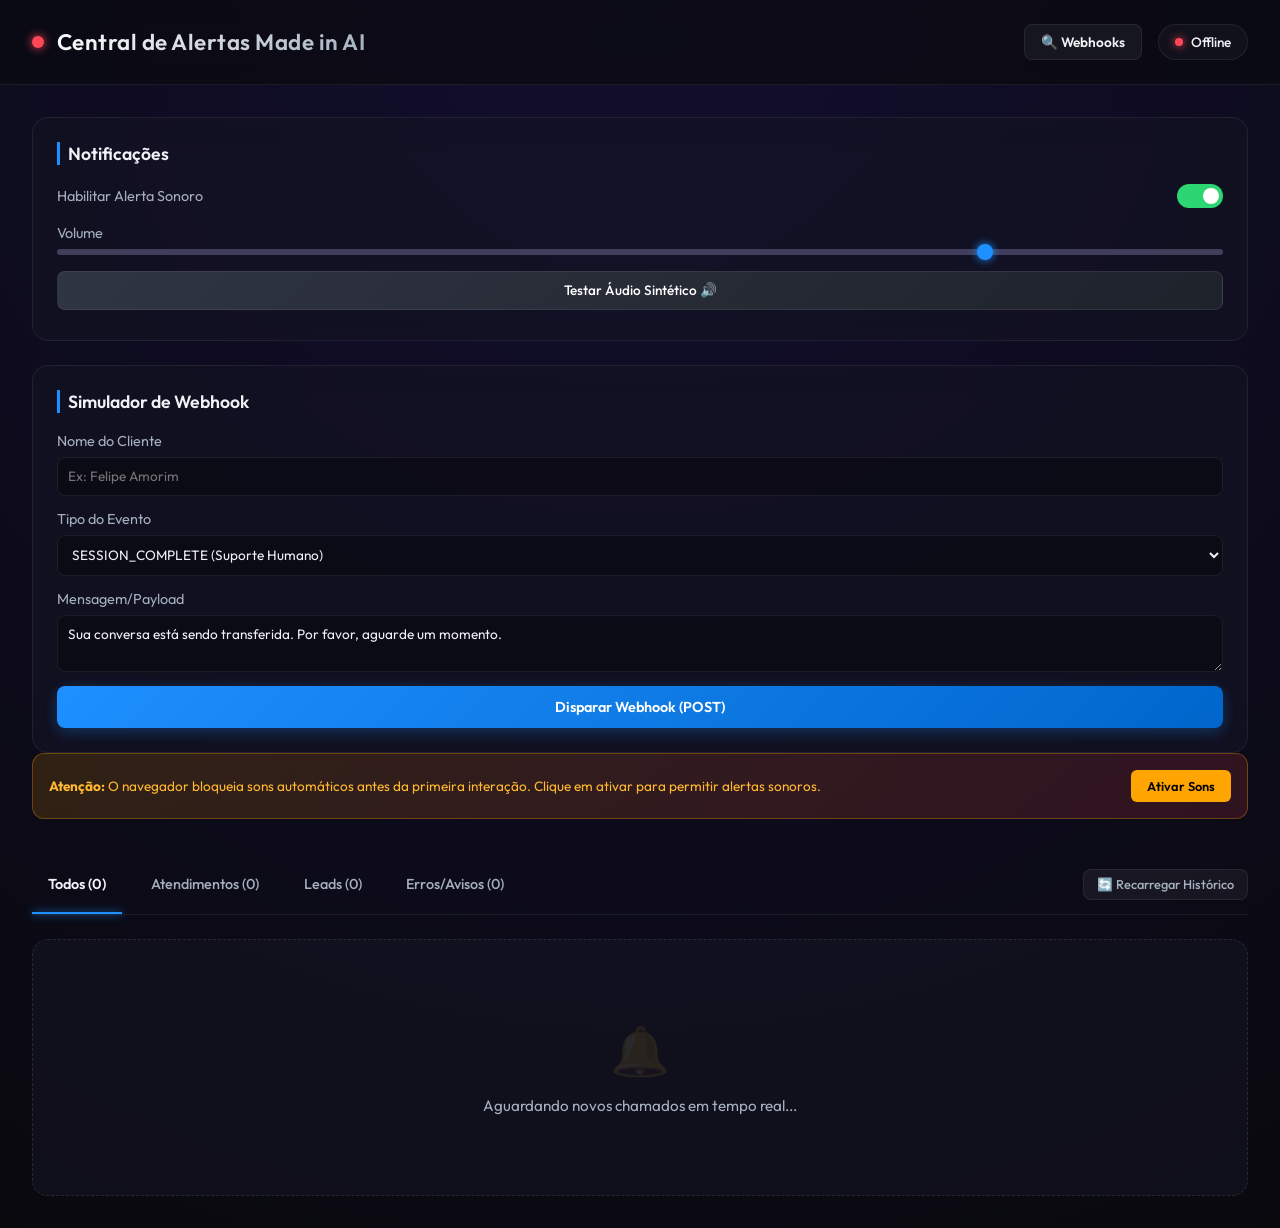
<file: index.html>
<!DOCTYPE html>
<html lang="pt-BR">
<head>
    <meta charset="UTF-8">
    <meta name="viewport" content="width=device-width, initial-scale=1.0, maximum-scale=1.0, user-scalable=no">
    <title>Made in AI - Central de Alertas em Tempo Real</title>
    
    <!-- PWA Manifest & Icons -->
    <link rel="manifest" href="manifest.json">
    <meta name="theme-color" content="#0c0a1f">
    <meta name="apple-mobile-web-app-capable" content="yes">
    <meta name="apple-mobile-web-app-status-bar-style" content="black-translucent">
    <meta name="apple-mobile-web-app-title" content="Alertas AI">
    <link rel="apple-touch-icon" href="assets/img/icon_192.png">
    
    <!-- Fonte Premium Outfit da Google Fonts -->
    <link rel="preconnect" href="https://fonts.googleapis.com">
    <link rel="preconnect" href="https://fonts.gstatic.com" crossorigin>
    <link href="https://fonts.googleapis.com/css2?family=Outfit:wght@300;400;500;600;700&display=swap" rel="stylesheet">
    
    <link rel="stylesheet" href="assets/css/index.css">
</head>
<body>

    <!-- Modal Urgente em Tela Cheia -->
    <div id="urgentAlertModal" class="urgent-modal">
        <button id="btnUrgentResolve" class="urgent-modal-close">Dispensar &times;</button>
        <div class="urgent-modal-content">
            <div class="urgent-modal-icon">🚨</div>
            <div class="urgent-modal-title">ATENDIMENTO HUMANO REQUERIDO</div>
            <div class="urgent-modal-client" id="urgentModalClient">-</div>
            <div class="urgent-modal-msg" id="urgentModalMsg">-</div>
            <a href="#" target="_blank" id="btnUrgentChat" class="urgent-modal-chat-btn">ATENDER CONVERSA 💬</a>
            <div class="urgent-modal-time" id="urgentModalTime">🕒 -</div>
        </div>
    </div>

    <!-- Header / Navbar -->
    <header>
        <div class="logo-area">
            <div class="logo-dot"></div>
            <h1>Central de Alertas Made in AI</h1>
        </div>
        
        <div class="header-actions">
            <!-- Link para ver o inspetor completo de webhooks -->
            <a href="logs/" class="btn-view-logs" onmouseover="this.style.borderColor='var(--color-default)'; this.style.background='rgba(30, 144, 255, 0.1)';" onmouseout="this.style.borderColor='var(--border-color)'; this.style.background='rgba(255, 255, 255, 0.05)';">
                🔍 Webhooks
            </a>
            
            <!-- Badge de Conexão SSE -->
            <div id="statusBadge" class="status-badge connecting">
                <span class="status-indicator"></span>
                <span id="statusText">Conectando...</span>
            </div>
        </div>
    </header>

    <!-- Conteúdo Principal -->
    <main>
        
        <!-- Sidebar: Configurações e Simulador Webhook -->
        <div class="sidebar">
            
            <!-- Painel para Instalar PWA (Exibido Dinamicamente se não estiver instalado) -->
            <div id="pwaInstallPanel" class="panel-box" style="display: none; background: linear-gradient(135deg, rgba(30, 144, 255, 0.12), rgba(12, 10, 31, 0.95)); border-color: rgba(30, 144, 255, 0.35);">
                <h2 class="panel-title" style="color: #1e90ff; display: flex; align-items: center; gap: 8px; margin-top: 0;">📲 Instalar Aplicativo</h2>
                <p class="label-text" style="font-size: 0.82rem; margin-bottom: 0.8rem; line-height: 1.4; color: var(--text-secondary);">Adicione a central de alertas à tela inicial do seu dispositivo para ter uma experiência nativa de aplicativo.</p>
                
                <!-- Botão para Chrome / Android / Desktop -->
                <button id="btnInstallPWA" class="btn-premium" style="width: 100%; margin: 0; background: linear-gradient(135deg, #1e90ff, #00bfff);">Instalar Aplicativo 📥</button>
                
                <!-- Instruções Personalizadas para iOS/Safari -->
                <div id="iosInstallInstructions" style="display: none; border-top: 1px solid rgba(255,255,255,0.08); padding-top: 0.8rem; margin-top: 0.6rem;">
                    <span class="label-text" style="font-size: 0.8rem; display: block; margin-bottom: 0.4rem; color: #ffa502; font-weight: 500;">Como instalar no iPhone:</span>
                    <ol style="margin: 0; padding-left: 1.1rem; font-size: 0.76rem; color: var(--text-secondary); line-height: 1.4;">
                        <li style="margin-bottom: 3px;">Toque no botão <strong>Compartilhar</strong> (ícone <span style="font-size: 1rem; line-height: 0;">⎋</span> ou 📥 na barra inferior).</li>
                        <li style="margin-bottom: 3px;">Role a lista e toque em <strong>Adicionar à Tela de Início</strong> ➕.</li>
                        <li>Confirme no canto superior direito para instalar.</li>
                    </ol>
                </div>
            </div>
            
            <!-- Painel de Controles de Áudio -->
            <div class="panel-box">
                <h2 class="panel-title">Notificações</h2>
                <div class="audio-controls">
                    <div class="control-row">
                        <span class="label-text">Habilitar Alerta Sonoro</span>
                        <label class="switch">
                            <input type="checkbox" id="audioToggle" checked>
                            <span class="slider"></span>
                        </label>
                    </div>
                    <div class="control-row" style="flex-direction: column; align-items: flex-start; gap: 0.4rem;">
                        <span class="label-text">Volume</span>
                        <input type="range" id="volumeControl" class="range-slider" min="0" max="100" value="80">
                    </div>
                    <button id="btnTestSound" class="btn-premium" style="margin-bottom: 0.4rem;">Testar Áudio Sintético 🔊</button>
                    
                    <!-- Controles de Web Push (Ocultos por padrão, exibidos se suportados) -->
                    <div id="pushControlRow" style="display: none; border-top: 1px solid var(--border-color); padding-top: 0.8rem; margin-top: 0.8rem; flex-direction: column; gap: 0.5rem; width: 100%;">
                        <span class="label-text" style="font-weight: 500;">Notificações Push (Celular)</span>
                        <button id="btnSubscribePush" class="btn-premium" style="width: 100%; margin: 0; background: linear-gradient(135deg, #ff4500, #ff8c00);">Ativar Notificações 🔔</button>
                        <span id="pushStatusMsg" class="label-text" style="font-size: 0.7rem; color: var(--text-secondary); text-align: center; width: 100%;">Verificando suporte a push...</span>
                    </div>
                </div>
            </div>

            <!-- Webhook Simulator (Superútil para testes rápidos e demonstração) -->
            <div class="panel-box">
                <h2 class="panel-title">Simulador de Webhook</h2>
                <form id="simulatorForm" class="sim-form" onsubmit="enviarSimulacao(event)">
                    <div class="form-group">
                        <label class="label-text" for="sim_nome">Nome do Cliente</label>
                        <input type="text" id="sim_nome" class="form-control" placeholder="Ex: Felipe Amorim" required>
                    </div>
                    <div class="form-group">
                        <label class="label-text" for="sim_tipo">Tipo do Evento</label>
                        <select id="sim_tipo" class="form-control" onchange="atualizarMensagemPadrao()">
                            <option value="SESSION_COMPLETE">SESSION_COMPLETE (Suporte Humano)</option>
                            <option value="SESSION_NEW">SESSION_NEW (Novo Atendimento)</option>
                            <option value="PANEL_CARD_STEP_CHANGE">PANEL_CARD_STEP_CHANGE (Novo Lead)</option>
                            <option value="MESSAGE_RECEIVED">MESSAGE_RECEIVED (Mensagem Cliente)</option>
                            <option value="MESSAGE_SENT">MESSAGE_SENT (Mensagem IA)</option>
                        </select>
                    </div>
                    <div class="form-group">
                        <label class="label-text" for="sim_msg">Mensagem/Payload</label>
                        <textarea id="sim_msg" class="form-control" rows="2" placeholder="Descreva os detalhes..."></textarea>
                    </div>
                    <button type="submit" class="btn-send">Disparar Webhook (POST)</button>
                </form>
            </div>
            
        </div>

        <!-- Painel Central de Alertas -->
        <div class="dashboard-content">
            
            <!-- Banner de Permissão de Áudio do Navegador -->
            <div id="audioBanner" class="audio-banner" style="display: none;">
                <div class="audio-banner-text">
                    <strong>Atenção:</strong> O navegador bloqueia sons automáticos antes da primeira interação. Clique em ativar para permitir alertas sonoros.
                </div>
                <button onclick="ativarContextoAudio()" class="audio-banner-btn">Ativar Sons</button>
            </div>

            <!-- Filtros de Visualização -->
            <div class="filter-tabs" style="display: flex; align-items: center; width: 100%;">
                <button class="tab active" data-filter="todos">Todos (<span id="count-todos">0</span>)</button>
                <button class="tab" data-filter="atendimento_humano">Atendimentos (<span id="count-atendimento">0</span>)</button>
                <button class="tab" data-filter="novo_lead">Leads (<span id="count-lead">0</span>)</button>
                <button class="tab" data-filter="alerta_sistema">Erros/Avisos (<span id="count-sistema">0</span>)</button>
                
                <!-- Botão para Recarregar Histórico Manualmente -->
                <button id="btnRefreshHistory" style="margin-left: auto; background: rgba(255, 255, 255, 0.05); border: 1px solid var(--border-color); color: var(--text-secondary); padding: 0.4rem 0.8rem; border-radius: 8px; cursor: pointer; font-size: 0.8rem; font-weight: 500; transition: all 0.3s; display: flex; align-items: center; gap: 6px;" onmouseover="this.style.borderColor='var(--color-default)'; this.style.color='var(--text-primary)';" onmouseout="this.style.borderColor='var(--border-color)'; this.style.color='var(--text-secondary)';">
                    🔄 Recarregar Histórico
                </button>
            </div>

            <!-- Grid de Alertas em Tempo Real -->
            <div id="alertsGrid" class="alerts-grid">
                
                <!-- Estado Inicial Vazio -->
                <div id="emptyState" class="empty-state">
                    <div class="empty-icon">🔔</div>
                    <p class="empty-text">Aguardando novos chamados em tempo real...</p>
                </div>

            </div>

        </div>

    </main>

    <script src="assets/js/index.js"></script>
</body>
</html>
</file>
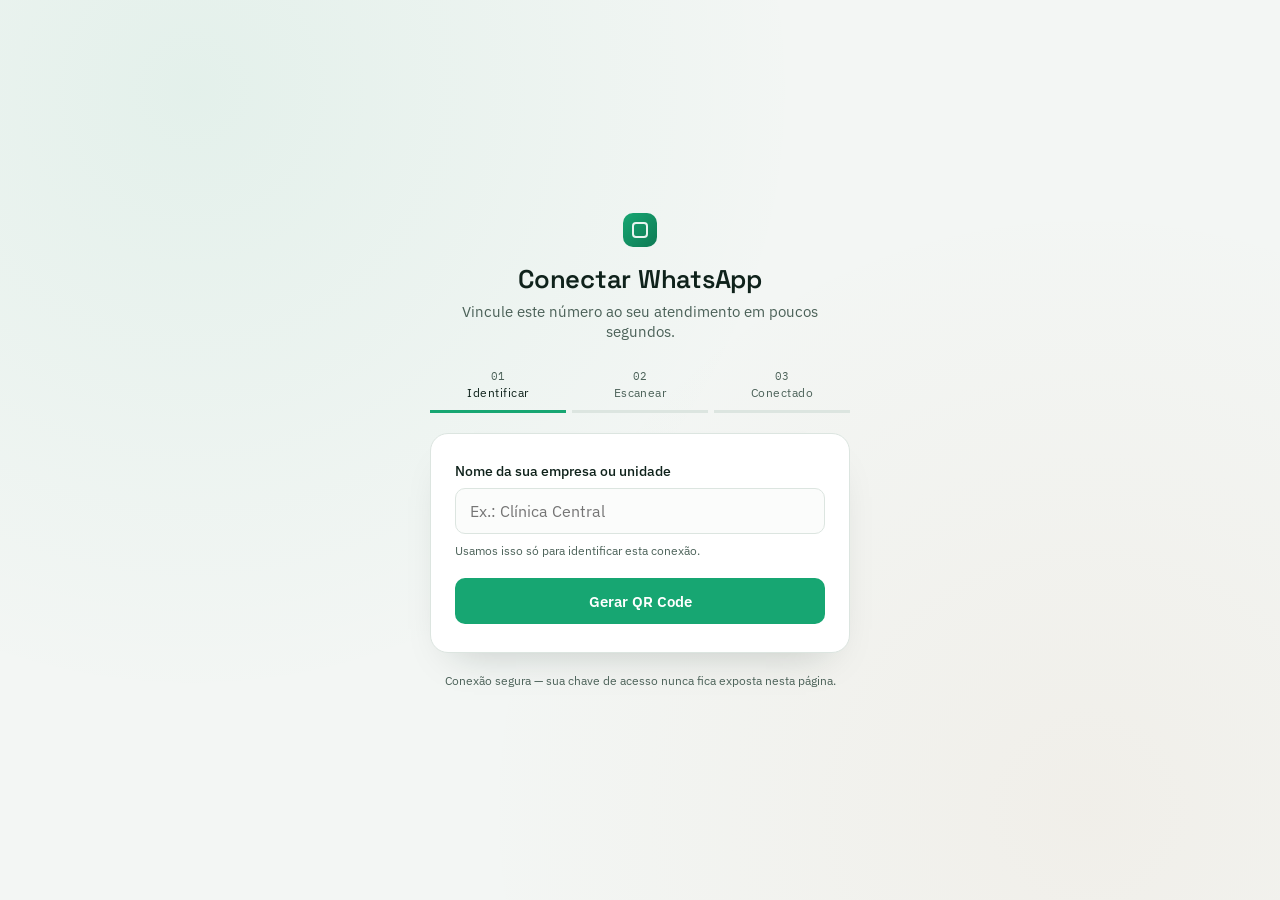
<file: connect/index.html>
<!DOCTYPE html>
<html lang="pt-BR">
<head>
<meta charset="UTF-8">
<meta name="viewport" content="width=device-width, initial-scale=1.0">
<title>Conectar WhatsApp</title>
<link rel="preconnect" href="https://fonts.googleapis.com">
<link href="https://fonts.googleapis.com/css2?family=Space+Grotesk:wght@500;600;700&family=IBM+Plex+Sans:wght@400;500;600&family=IBM+Plex+Mono:wght@500&display=swap" rel="stylesheet">
<link rel="stylesheet" href="style.css">
</head>
<body>

<div class="wrap">

  <header class="head">
    <div class="mark" aria-hidden="true"></div>
    <h1>Conectar WhatsApp</h1>
    <p class="sub">Vincule este número ao seu atendimento em poucos segundos.</p>
  </header>

  <ol class="steps" id="steps">
    <li class="step is-active" data-step="1"><span>01</span>Identificar</li>
    <li class="step" data-step="2"><span>02</span>Escanear</li>
    <li class="step" data-step="3"><span>03</span>Conectado</li>
  </ol>

  <main class="card">

    <!-- Etapa 1: identificação -->
    <section class="pane is-active" id="pane-id">
      <label for="instance-name">Nome da sua empresa ou unidade</label>
      <input type="text" id="instance-name" placeholder="Ex.: Clínica Central" autocomplete="off">
      <p class="hint">Usamos isso só para identificar esta conexão.</p>
      <button class="btn" id="btn-generate">Gerar QR Code</button>
      <p class="error" id="error-id" hidden></p>
    </section>

    <!-- Etapa 2: escanear -->
    <section class="pane" id="pane-scan">
      <div class="qr-frame">
        <div class="ring r1"></div>
        <div class="ring r2"></div>
        <div class="ring r3"></div>
        <img id="qr-image" alt="QR Code para conectar o WhatsApp">
        <div class="qr-loading" id="qr-loading">
          <span></span><span></span><span></span>
        </div>
      </div>
      <ol class="instructions">
        <li>Abra o WhatsApp no celular</li>
        <li>Toque em <strong>Configurações → Aparelhos conectados</strong></li>
        <li>Toque em <strong>Conectar um aparelho</strong> e aponte para o código</li>
      </ol>
      <p class="status-line"><span class="dot" id="status-dot"></span><span id="status-text">Aguardando leitura…</span></p>
      <button class="btn btn-ghost" id="btn-refresh">Gerar novo código</button>
    </section>

    <!-- Etapa 3: conectado -->
    <section class="pane" id="pane-done">
      <div class="check">
        <svg viewBox="0 0 52 52"><circle cx="26" cy="26" r="24"/><path d="M15 27 L23 35 L38 18"/></svg>
      </div>
      <h2>WhatsApp conectado</h2>
      <p class="sub">O número já está pronto para uso.</p>
      <button class="btn btn-ghost" id="btn-disconnect">Desconectar</button>
    </section>

  </main>

  <footer class="foot">Conexão segura — sua chave de acesso nunca fica exposta nesta página.</footer>

</div>

<script src="app.js"></script>
</body>
</html>
</file>
<file: assets/css/index.css>
:root {
            --bg-gradient: radial-gradient(circle at top, #120e2e 0%, #09090e 100%);
            --panel-bg: rgba(20, 20, 35, 0.6);
            --card-bg: rgba(30, 30, 48, 0.45);
            --border-color: rgba(255, 255, 255, 0.07);
            
            /* Paleta de Cores de Eventos */
            --color-atendimento: #ff4757;
            --color-atendimento-glow: rgba(255, 71, 87, 0.4);
            
            --color-lead: #2ed573;
            --color-lead-glow: rgba(46, 213, 115, 0.4);
            
            --color-sistema: #ffa502;
            --color-sistema-glow: rgba(255, 165, 2, 0.4);
            
            --color-default: #1e90ff;
            --color-default-glow: rgba(30, 144, 255, 0.4);
            
            --text-primary: #f1f2f6;
            --text-secondary: #a4b0be;
        }

        * {
            margin: 0;
            padding: 0;
            box-sizing: border-box;
            font-family: 'Outfit', sans-serif;
        }

        body {
            background: var(--bg-gradient);
            color: var(--text-primary);
            min-height: 100vh;
            display: flex;
            flex-direction: column;
            overflow-x: hidden;
            touch-action: pan-x pan-y; /* Impede gestos de zoom (pinch-to-zoom) e double-tap zoom */
        }

        /* Barra de Navegação Superior */
        header {
            display: flex;
            justify-content: space-between;
            align-items: center;
            padding: 1.5rem 2rem;
            background: rgba(10, 10, 18, 0.8);
            backdrop-filter: blur(12px);
            border-bottom: 1px solid var(--border-color);
            position: sticky;
            top: 0;
            z-index: 100;
        }

        .header-actions {
            display: flex;
            align-items: center;
            gap: 1rem;
        }

        .btn-view-logs {
            background: rgba(255, 255, 255, 0.05);
            border: 1px solid var(--border-color);
            color: var(--text-primary);
            text-decoration: none;
            padding: 0.5rem 1rem;
            border-radius: 8px;
            font-size: 0.85rem;
            font-weight: 600;
            display: flex;
            align-items: center;
            gap: 6px;
            transition: all 0.3s;
        }

        .logo-area {
            display: flex;
            align-items: center;
            gap: 0.8rem;
        }

        .logo-dot {
            width: 12px;
            height: 12px;
            background-color: var(--color-atendimento);
            border-radius: 50%;
            box-shadow: 0 0 10px var(--color-atendimento);
            animation: pulse-logo 2s infinite;
        }

        h1 {
            font-size: 1.4rem;
            font-weight: 600;
            letter-spacing: 0.5px;
            background: linear-gradient(135deg, #fff 0%, #a4b0be 100%);
            -webkit-background-clip: text;
            -webkit-text-fill-color: transparent;
        }

        /* Indicador de Status SSE */
        .status-badge {
            display: flex;
            align-items: center;
            gap: 0.5rem;
            padding: 0.5rem 1rem;
            border-radius: 50px;
            background: rgba(255, 255, 255, 0.03);
            border: 1px solid var(--border-color);
            font-size: 0.85rem;
            font-weight: 500;
        }

        .status-indicator {
            width: 8px;
            height: 8px;
            border-radius: 50%;
            background-color: #ffa502;
        }

        .status-badge.connected .status-indicator {
            background-color: var(--color-lead);
            box-shadow: 0 0 8px var(--color-lead);
            animation: pulse-green 1.5s infinite;
        }

        .status-badge.connecting .status-indicator {
            background-color: #ffa502;
            box-shadow: 0 0 8px #ffa502;
            animation: pulse-yellow 1.5s infinite;
        }

        .status-badge.disconnected .status-indicator {
            background-color: var(--color-atendimento);
            box-shadow: 0 0 8px var(--color-atendimento);
            animation: pulse-red 1.5s infinite;
        }

        /* Container Principal */
        main {
            flex: 1;
            padding: 2rem;
            max-width: 1440px;
            width: 100%;
            margin: 0 auto;
        }

        .main-grid {
            display: grid;
            grid-template-columns: 320px 1fr;
            gap: 2rem;
        }

        /* Painel Lateral de Controle e Simulador */
        .sidebar {
            display: flex;
            flex-direction: column;
            gap: 1.5rem;
            min-width: 0; /* Evita estouro de layout nos painéis laterais */
        }

        .panel-box {
            background: var(--panel-bg);
            border: 1px solid var(--border-color);
            border-radius: 16px;
            padding: 1.5rem;
            backdrop-filter: blur(16px);
        }

        .panel-title {
            font-size: 1.1rem;
            font-weight: 600;
            margin-bottom: 1.2rem;
            color: var(--text-primary);
            border-left: 3px solid var(--color-default);
            padding-left: 8px;
        }

        /* Configurações de Áudio */
        .audio-controls {
            display: flex;
            flex-direction: column;
            gap: 1rem;
        }

        .control-row {
            display: flex;
            justify-content: space-between;
            align-items: center;
        }

        .label-text {
            font-size: 0.9rem;
            color: var(--text-secondary);
        }

        /* Toggle Button Customizado */
        .switch {
            position: relative;
            display: inline-block;
            width: 46px;
            height: 24px;
        }

        .switch input {
            opacity: 0;
            width: 0;
            height: 0;
        }

        .slider {
            position: absolute;
            cursor: pointer;
            top: 0;
            left: 0;
            right: 0;
            bottom: 0;
            background-color: #3f3f5c;
            transition: .4s;
            border-radius: 24px;
        }

        .slider:before {
            position: absolute;
            content: "";
            height: 16px;
            width: 16px;
            left: 4px;
            bottom: 4px;
            background-color: white;
            transition: .4s;
            border-radius: 50%;
        }

        input:checked + .slider {
            background-color: var(--color-lead);
        }

        input:checked + .slider:before {
            transform: translateX(22px);
        }

        /* Range Slider Customizado */
        .range-slider {
            width: 100%;
            height: 6px;
            background: #3f3f5c;
            border-radius: 3px;
            outline: none;
            -webkit-appearance: none;
        }

        .range-slider::-webkit-slider-thumb {
            -webkit-appearance: none;
            width: 16px;
            height: 16px;
            border-radius: 50%;
            background: var(--color-default);
            cursor: pointer;
            box-shadow: 0 0 8px var(--color-default);
        }

        /* Botão Premium */
        .btn-premium {
            background: linear-gradient(135deg, #2f3542 0%, #1e222b 100%);
            border: 1px solid var(--border-color);
            color: white;
            padding: 0.6rem 1rem;
            border-radius: 8px;
            cursor: pointer;
            font-weight: 500;
            font-size: 0.85rem;
            transition: all 0.3s ease;
            width: 100%;
            text-align: center;
        }

        .btn-premium:hover {
            border-color: var(--color-default);
            box-shadow: 0 0 10px rgba(30, 144, 255, 0.2);
            transform: translateY(-1px);
        }

        /* Formulário do Simulador */
        .sim-form {
            display: flex;
            flex-direction: column;
            gap: 0.9rem;
        }

        .form-group {
            display: flex;
            flex-direction: column;
            gap: 0.4rem;
        }

        .form-control {
            background: rgba(0, 0, 0, 0.3);
            border: 1px solid var(--border-color);
            border-radius: 8px;
            padding: 0.6rem;
            color: var(--text-primary);
            font-size: 0.85rem;
            outline: none;
            transition: border 0.3s;
        }

        .form-control:focus {
            border-color: var(--color-default);
        }

        select.form-control {
            cursor: pointer;
        }

        .btn-send {
            background: linear-gradient(135deg, #1e90ff 0%, #0066cc 100%);
            border: none;
            color: white;
            padding: 0.75rem;
            border-radius: 8px;
            cursor: pointer;
            font-weight: 600;
            font-size: 0.9rem;
            box-shadow: 0 4px 15px rgba(30, 144, 255, 0.3);
            transition: all 0.3s;
        }

        .btn-send:hover {
            box-shadow: 0 4px 20px rgba(30, 144, 255, 0.5);
            transform: translateY(-1px);
        }

        /* Banner de permissão de áudio */
        .audio-banner {
            background: linear-gradient(135deg, rgba(255, 165, 2, 0.15) 0%, rgba(255, 71, 87, 0.15) 100%);
            border: 1px solid rgba(255, 165, 2, 0.3);
            border-radius: 12px;
            padding: 1rem;
            margin-bottom: 1.5rem;
            display: flex;
            justify-content: space-between;
            align-items: center;
            gap: 1rem;
            animation: pulse-border 2s infinite;
        }

        .audio-banner-text {
            font-size: 0.85rem;
            color: #ffb830;
            line-height: 1.4;
        }

        .audio-banner-btn {
            background: #ffa502;
            color: #000;
            border: none;
            padding: 0.5rem 1rem;
            border-radius: 6px;
            font-weight: 600;
            font-size: 0.8rem;
            cursor: pointer;
            white-space: nowrap;
        }

        .audio-banner-btn:hover {
            background: #ffb830;
        }

        /* Painel Central de Alertas */
        .dashboard-content {
            display: flex;
            flex-direction: column;
            gap: 1.5rem;
            min-width: 0; /* Impede que elementos filhos com white-space: nowrap estoure a largura do grid */
        }

        /* Abas de Filtros */
        .filter-tabs {
            display: flex;
            gap: 0.8rem;
            border-bottom: 1px solid var(--border-color);
            padding-bottom: 0.8rem;
        }

        .tab {
            background: none;
            border: none;
            color: var(--text-secondary);
            padding: 0.5rem 1rem;
            cursor: pointer;
            font-size: 0.9rem;
            font-weight: 500;
            position: relative;
            transition: color 0.3s;
        }

        .tab:hover {
            color: var(--text-primary);
        }

        .tab.active {
            color: var(--text-primary);
            font-weight: 600;
        }

        .tab.active::after {
            content: "";
            position: absolute;
            bottom: -0.8rem;
            left: 0;
            right: 0;
            height: 2px;
            background-color: var(--color-default);
            box-shadow: 0 0 8px var(--color-default);
        }

        /* Grid de Cards de Alertas */
        .alerts-grid {
            display: grid;
            grid-template-columns: 1fr;
            gap: 1rem;
        }

        /* Card de Notificação Individual */
        .alert-card {
            background: var(--card-bg);
            border: 1px solid var(--border-color);
            border-radius: 12px;
            padding: 1.25rem;
            display: flex;
            justify-content: space-between;
            align-items: center;
            gap: 1.5rem;
            transition: all 0.3s cubic-bezier(0.175, 0.885, 0.32, 1.275);
            animation: slide-in 0.4s cubic-bezier(0.175, 0.885, 0.32, 1.275) forwards;
            position: relative;
            overflow: hidden;
        }

        .alert-card:hover {
            transform: scale(1.01) translateY(-2px);
            background: rgba(35, 35, 58, 0.6);
            border-color: rgba(255, 255, 255, 0.15);
        }

        /* Efeitos e Bordas Glow baseados no tipo */
        .alert-card.type-atendimento_humano {
            border-left: 4px solid var(--color-atendimento);
            box-shadow: 0 0 15px rgba(255, 71, 87, 0.08);
        }
        .alert-card.type-atendimento_humano::before {
            content: "";
            position: absolute;
            top: 0;
            left: 0;
            width: 4px;
            height: 100%;
            background: var(--color-atendimento);
            box-shadow: 0 0 15px var(--color-atendimento);
            animation: card-glow-pulse 1.5s infinite;
        }

        .alert-card.type-novo_lead {
            border-left: 4px solid var(--color-lead);
            box-shadow: 0 0 15px rgba(46, 213, 115, 0.08);
        }

        .alert-card.type-alerta_sistema {
            border-left: 4px solid var(--color-sistema);
            box-shadow: 0 0 15px rgba(255, 165, 2, 0.08);
        }

        .alert-card.type-default {
            border-left: 4px solid var(--color-default);
            box-shadow: 0 0 15px rgba(30, 144, 255, 0.08);
        }

        /* Informações do Card */
        .card-details {
            display: flex;
            align-items: center;
            gap: 1rem;
            flex: 1;
        }

        .card-icon {
            display: flex;
            align-items: center;
            justify-content: center;
            width: 45px;
            height: 45px;
            border-radius: 10px;
            font-size: 1.3rem;
            background: rgba(255, 255, 255, 0.03);
            border: 1px solid rgba(255, 255, 255, 0.05);
        }

        .type-atendimento_humano .card-icon {
            color: var(--color-atendimento);
            background: rgba(255, 71, 87, 0.1);
            animation: shake 0.5s infinite alternate;
        }

        .type-novo_lead .card-icon {
            color: var(--color-lead);
            background: rgba(46, 213, 115, 0.1);
        }

        .type-alerta_sistema .card-icon {
            color: var(--color-sistema);
            background: rgba(255, 165, 2, 0.1);
        }

        .type-default .card-icon {
            color: var(--color-default);
            background: rgba(30, 144, 255, 0.1);
        }

        .card-info {
            display: flex;
            flex-direction: column;
            gap: 0.25rem;
        }

        .card-header-row {
            display: flex;
            align-items: center;
            gap: 0.8rem;
            flex-wrap: wrap;
        }

        .client-name {
            font-size: 1.05rem;
            font-weight: 600;
        }

        .badge-type {
            font-size: 0.7rem;
            text-transform: uppercase;
            font-weight: 700;
            padding: 0.15rem 0.5rem;
            border-radius: 4px;
            letter-spacing: 0.5px;
        }

        .type-atendimento_humano .badge-type {
            background: rgba(255, 71, 87, 0.15);
            color: var(--color-atendimento);
            border: 1px solid rgba(255, 71, 87, 0.3);
        }

        .type-novo_lead .badge-type {
            background: rgba(46, 213, 115, 0.15);
            color: var(--color-lead);
            border: 1px solid rgba(46, 213, 115, 0.3);
        }

        .type-alerta_sistema .badge-type {
            background: rgba(255, 165, 2, 0.15);
            color: var(--color-sistema);
            border: 1px solid rgba(255, 165, 2, 0.3);
        }

        .type-default .badge-type {
            background: rgba(30, 144, 255, 0.15);
            color: var(--color-default);
            border: 1px solid rgba(30, 144, 255, 0.3);
        }

        .card-msg {
            font-size: 0.9rem;
            color: var(--text-secondary);
        }

        .card-time {
            font-size: 0.75rem;
            color: var(--text-secondary);
            display: flex;
            align-items: center;
            gap: 4px;
        }

        /* Botões do Card */
        .card-actions {
            display: flex;
            gap: 0.5rem;
        }

        .btn-action {
            background: rgba(255, 255, 255, 0.05);
            border: 1px solid var(--border-color);
            color: var(--text-primary);
            padding: 0.5rem 0.9rem;
            border-radius: 6px;
            font-size: 0.8rem;
            font-weight: 500;
            cursor: pointer;
            transition: all 0.2s;
        }

        .btn-action:hover {
            background: rgba(255, 255, 255, 0.12);
        }

        .btn-action.btn-resolve:hover {
            background: var(--color-lead);
            color: #000;
            border-color: var(--color-lead);
            box-shadow: 0 0 10px rgba(46, 213, 115, 0.3);
        }

        .btn-open-chat {
            background: linear-gradient(135deg, #2ecc71 0%, #27ae60 100%) !important;
            color: #fff !important;
            border: none !important;
            text-decoration: none;
            display: inline-flex;
            align-items: center;
            justify-content: center;
            font-weight: 700 !important;
            box-shadow: 0 4px 10px rgba(46, 204, 113, 0.25);
        }

        .btn-open-chat:hover {
            background: #2ecc71 !important;
            transform: translateY(-1px);
            box-shadow: 0 6px 15px rgba(46, 204, 113, 0.4);
        }

        /* Estado Vazio */
        .empty-state {
            display: flex;
            flex-direction: column;
            align-items: center;
            justify-content: center;
            padding: 5rem 2rem;
            background: var(--panel-bg);
            border: 1px dashed rgba(255, 255, 255, 0.1);
            border-radius: 16px;
            text-align: center;
            gap: 1rem;
        }

        .empty-icon {
            font-size: 3rem;
            color: rgba(255, 255, 255, 0.1);
            position: relative;
            animation: float 4s ease-in-out infinite;
        }

        .empty-text {
            color: var(--text-secondary);
            font-size: 0.95rem;
        }

        /* Estatísticas */
        .stats-grid {
            display: grid;
            grid-template-columns: repeat(3, 1fr);
            gap: 1.5rem;
        }

        .stat-card {
            background: var(--panel-bg);
            border: 1px solid var(--border-color);
            border-radius: 12px;
            padding: 1.25rem;
            backdrop-filter: blur(16px);
            display: flex;
            flex-direction: column;
            gap: 0.25rem;
        }

        .stat-val {
            font-size: 1.8rem;
            font-weight: 700;
        }

        .stat-label {
            font-size: 0.85rem;
            color: var(--text-secondary);
            text-transform: uppercase;
            letter-spacing: 0.5px;
        }

        /* Animações e Keyframes */
        @keyframes pulse-logo {
            0% { box-shadow: 0 0 5px var(--color-atendimento); }
            50% { box-shadow: 0 0 20px var(--color-atendimento); }
            100% { box-shadow: 0 0 5px var(--color-atendimento); }
        }

        @keyframes pulse-green {
            0% { transform: scale(0.9); box-shadow: 0 0 0 0 rgba(46, 213, 115, 0.7); }
            70% { transform: scale(1); box-shadow: 0 0 0 8px rgba(46, 213, 115, 0); }
            100% { transform: scale(0.9); box-shadow: 0 0 0 0 rgba(46, 213, 115, 0); }
        }

        @keyframes pulse-yellow {
            0% { transform: scale(0.9); box-shadow: 0 0 0 0 rgba(255, 165, 2, 0.7); }
            70% { transform: scale(1); box-shadow: 0 0 0 8px rgba(255, 165, 2, 0); }
            100% { transform: scale(0.9); box-shadow: 0 0 0 0 rgba(255, 165, 2, 0); }
        }

        @keyframes pulse-red {
            0% { transform: scale(0.9); box-shadow: 0 0 0 0 rgba(255, 71, 87, 0.7); }
            70% { transform: scale(1); box-shadow: 0 0 0 8px rgba(255, 71, 87, 0); }
            100% { transform: scale(0.9); box-shadow: 0 0 0 0 rgba(255, 71, 87, 0); }
        }

        @keyframes pulse-border {
            0% { border-color: rgba(255, 165, 2, 0.3); }
            50% { border-color: rgba(255, 165, 2, 0.7); }
            100% { border-color: rgba(255, 165, 2, 0.3); }
        }

        @keyframes card-glow-pulse {
            0% { opacity: 0.6; }
            50% { opacity: 1; }
            100% { opacity: 0.6; }
        }

        @keyframes float {
            0% { transform: translateY(0px); }
            50% { transform: translateY(-10px); }
            100% { transform: translateY(0px); }
        }

        @keyframes slide-in {
            from {
                opacity: 0;
                transform: translateY(20px) scale(0.95);
            }
            to {
                opacity: 1;
                transform: translateY(0) scale(1);
            }
        }

        @keyframes shake {
            0% { transform: rotate(0deg); }
            20% { transform: rotate(-8deg); }
            40% { transform: rotate(8deg); }
            60% { transform: rotate(-5deg); }
            80% { transform: rotate(5deg); }
            100% { transform: rotate(0deg); }
        }

        @keyframes fade-out {
            to {
                opacity: 0;
                transform: scale(0.9) translateY(-15px);
            }
        }

        /* Modal Urgente em Tela Cheia */
        .urgent-modal {
            display: none; /* Escondido por padrão */
            position: fixed;
            top: 0;
            left: 0;
            width: 100vw;
            height: 100vh;
            background: rgba(8, 5, 20, 0.96);
            backdrop-filter: blur(20px);
            z-index: 9999;
            flex-direction: column;
            justify-content: center;
            align-items: center;
            color: #fff;
            padding: 2rem;
            animation: pulse-red-bg 4s infinite alternate;
        }

        @keyframes pulse-red-bg {
            0% {
                box-shadow: inset 0 0 100px rgba(255, 71, 87, 0.2);
            }
            100% {
                box-shadow: inset 0 0 200px rgba(255, 71, 87, 0.6);
            }
        }

        /* Estilo Customizado para Alerta de Chamado Atrasado/Sem Resposta */
        .urgent-modal.atrasado {
            animation: pulse-orange-bg 3s infinite alternate;
        }
        @keyframes pulse-orange-bg {
            0% {
                box-shadow: inset 0 0 100px rgba(255, 165, 0, 0.2);
            }
            100% {
                box-shadow: inset 0 0 200px rgba(255, 165, 0, 0.6);
            }
        }

        .urgent-modal-close {
            position: absolute;
            top: 2rem;
            right: 2rem;
            background: #ff4757;
            color: #fff;
            border: none;
            padding: 0.8rem 1.8rem;
            border-radius: 8px;
            font-size: 1rem;
            font-weight: 700;
            cursor: pointer;
            transition: all 0.3s;
            box-shadow: 0 4px 15px rgba(255, 71, 87, 0.4);
            text-transform: uppercase;
            letter-spacing: 0.5px;
        }

        .urgent-modal-close:hover {
            background: #ff6b81;
            transform: translateY(-2px);
            box-shadow: 0 6px 20px rgba(255, 71, 87, 0.6);
        }

        .urgent-modal-content {
            text-align: center;
            max-width: 900px;
            width: 100%;
            display: flex;
            flex-direction: column;
            align-items: center;
            gap: 1.8rem;
            animation: float-scale 0.5s cubic-bezier(0.175, 0.885, 0.32, 1.275);
        }

        @keyframes float-scale {
            0% {
                opacity: 0;
                transform: scale(0.7);
            }
            100% {
                opacity: 1;
                transform: scale(1);
            }
        }

        .urgent-modal-icon {
            font-size: 8rem;
            animation: rotate-siren 1.5s infinite linear;
            filter: drop-shadow(0 0 35px rgba(255, 71, 87, 0.8));
        }

        @keyframes rotate-siren {
            0% { transform: rotate(0deg) scale(1); }
            50% { transform: scale(1.15); }
            100% { transform: rotate(360deg) scale(1); }
        }

        .urgent-modal-title {
            font-size: 1.8rem;
            font-weight: 700;
            color: #ff4757;
            letter-spacing: 2px;
            text-transform: uppercase;
            animation: blink-text 1.2s infinite;
        }

        @keyframes blink-text {
            0%, 100% { opacity: 1; }
            50% { opacity: 0.5; }
        }

        .urgent-modal-client {
            font-size: 4rem;
            font-weight: 800;
            background: linear-gradient(135deg, #fff 0%, #ff6b81 100%);
            -webkit-background-clip: text;
            -webkit-text-fill-color: transparent;
            text-shadow: 0 10px 30px rgba(0,0,0,0.6);
            margin-top: -0.5rem;
        }

        .urgent-modal-msg {
            font-size: 2rem;
            color: #eccc68;
            font-weight: 400;
            line-height: 1.5;
            max-width: 800px;
        }

        .urgent-modal-time {
            font-size: 1.1rem;
            color: #a4b0be;
        }

        .urgent-modal-chat-btn {
            background: linear-gradient(135deg, #2ecc71 0%, #27ae60 100%);
            color: #fff;
            text-decoration: none;
            padding: 1rem 2.5rem;
            border-radius: 12px;
            font-size: 1.25rem;
            font-weight: 800;
            letter-spacing: 0.5px;
            box-shadow: 0 8px 25px rgba(46, 204, 113, 0.4);
            transition: all 0.3s;
            display: inline-flex;
            align-items: center;
            gap: 8px;
            margin-top: 1rem;
            text-transform: uppercase;
        }

        .urgent-modal-chat-btn:hover {
            background: #2ecc71;
            transform: scale(1.05);
            box-shadow: 0 10px 30px rgba(46, 204, 113, 0.6);
        }

        /* ==========================================
           ESTILOS DA TABELA DE LOGS (views/logs.php)
           ========================================== */
        .logs-panel table {
            width: 100%;
            border-collapse: collapse;
            text-align: left;
        }

        .logs-panel th {
            padding: 0.75rem 1rem;
            border-bottom: 2px solid rgba(255, 255, 255, 0.08);
            color: var(--text-secondary);
            font-size: 0.85rem;
            text-transform: uppercase;
            font-weight: 600;
        }

        .logs-panel td {
            padding: 1rem;
            border-bottom: 1px solid rgba(255, 255, 255, 0.05);
            font-size: 0.9rem;
            vertical-align: middle;
        }

        .logs-panel tr.log-row:hover {
            background: rgba(255, 255, 255, 0.02);
        }

        /* Badges de HTTP Status em Logs */
        .logs-panel .badge {
            display: inline-block;
            padding: 0.25rem 0.5rem;
            border-radius: 6px;
            font-size: 0.75rem;
            font-weight: 700;
        }

        .logs-panel .badge-success {
            background: rgba(46, 213, 115, 0.15);
            color: var(--color-lead);
            border: 1px solid rgba(46, 213, 115, 0.3);
        }

        .logs-panel .badge-warning {
            background: rgba(255, 165, 2, 0.15);
            color: var(--color-sistema);
            border: 1px solid rgba(255, 165, 2, 0.3);
        }

        .logs-panel .badge-error {
            background: rgba(255, 71, 87, 0.15);
            color: var(--color-atendimento);
            border: 1px solid rgba(255, 71, 87, 0.3);
        }

        /* Payload visualizador colapsável */
        .logs-panel .payload-container {
            display: none;
            margin-top: 0.5rem;
            margin-bottom: 0.8rem;
            background: rgba(0, 0, 0, 0.4);
            border: 1px solid rgba(255, 255, 255, 0.05);
            border-radius: 8px;
            padding: 1rem;
            font-family: monospace;
            font-size: 0.8rem;
            white-space: pre-wrap;
            word-break: break-all;
            color: #3ae374;
            max-height: 250px;
            overflow-y: auto;
        }

        .logs-panel .btn-inspect {
            background: none;
            border: 1px solid rgba(255, 255, 255, 0.1);
            color: var(--text-secondary);
            padding: 0.3rem 0.6rem;
            border-radius: 4px;
            cursor: pointer;
            font-size: 0.75rem;
            transition: all 0.2s;
        }

        .logs-panel .btn-inspect:hover {
            border-color: var(--text-primary);
            color: var(--text-primary);
        }

        /* ==========================================
           RESPONSIVIDADE E MELHORIAS MOBILE (UX)
           ========================================== */

        /* Tablet & Telas Médias (Até 900px) */
        @media (max-width: 900px) {
            .main-grid {
                grid-template-columns: 1fr;
                gap: 1.5rem;
            }
            main {
                padding: 1.5rem;
            }
        }

        /* Celulares (Até 600px) */
        @media (max-width: 600px) {
            /* Espaçamento Geral */
            main {
                padding: 0.75rem 0.5rem;
            }
            .main-grid {
                gap: 1rem;
            }

            /* Ajustes de Header */
            header {
                padding: 0.75rem 1rem;
                flex-direction: column;
                gap: 0.8rem;
                align-items: stretch;
            }

            .logo-area {
                justify-content: center;
                gap: 0.6rem;
            }

            h1 {
                font-size: 1.15rem;
                text-align: center;
            }

            .header-actions {
                justify-content: space-between;
                width: 100%;
                gap: 0.5rem;
            }

            .btn-view-logs {
                padding: 0.5rem 0.75rem;
                font-size: 0.78rem;
                flex: 1;
                justify-content: center;
                border-radius: 6px;
            }

            .status-badge {
                padding: 0.5rem 0.75rem;
                font-size: 0.78rem;
                flex: 1;
                justify-content: center;
                border-radius: 6px;
            }

            /* Painéis Laterais (Sidebar) */
            .panel-box {
                padding: 1rem;
                border-radius: 12px;
            }

            .panel-title {
                font-size: 1rem;
                margin-bottom: 0.8rem;
            }

            /* Abas de Filtro com Scroll Horizontal no Mobile */
            .filter-tabs {
                overflow-x: auto;
                white-space: nowrap;
                flex-wrap: nowrap;
                -webkit-overflow-scrolling: touch;
                gap: 0.4rem;
                border-bottom: 1px solid var(--border-color);
                padding-bottom: 0.6rem;
                scrollbar-width: none; /* Firefox */
                width: 100%;
            }

            .filter-tabs::-webkit-scrollbar {
                display: none; /* Chrome, Safari, Opera */
            }

            .tab {
                padding: 0.4rem 0.8rem;
                font-size: 0.8rem;
                flex-shrink: 0;
            }

            .tab.active::after {
                bottom: -0.6rem;
            }

            #btnRefreshHistory {
                margin-left: 0.5rem;
                padding: 0.4rem 0.8rem;
                font-size: 0.8rem;
                flex-shrink: 0;
            }

            /* Cards de Alertas (Layout Vertical no Mobile para ganhar espaço) */
            .alert-card {
                flex-direction: column;
                align-items: stretch;
                gap: 0.8rem;
                padding: 1rem;
                border-radius: 10px;
            }

            .alert-card:hover {
                transform: none; /* Desativa hover scale no mobile para evitar oscilações */
            }

            .card-details {
                align-items: flex-start;
                gap: 0.8rem;
            }

            .card-icon {
                width: 36px;
                height: 36px;
                font-size: 1.1rem;
                border-radius: 8px;
                flex-shrink: 0;
            }

            .card-header-row {
                gap: 0.4rem;
            }

            .client-name {
                font-size: 0.95rem;
                width: 100%; /* Força quebra de linha para o badge no mobile */
            }

            .badge-type {
                font-size: 0.65rem;
                padding: 0.1rem 0.4rem;
            }

            .card-msg {
                font-size: 0.85rem;
                line-height: 1.4;
            }

            .card-time {
                font-size: 0.7rem;
            }

            /* Ações dos Cards - Botões em largura total e fáceis de tocar */
            .card-actions {
                width: 100%;
                display: flex;
                gap: 0.5rem;
                border-top: 1px solid rgba(255, 255, 255, 0.05);
                padding-top: 0.8rem;
            }

            .btn-action {
                flex: 1;
                padding: 0.7rem 0.5rem; /* Altura de clique (touch target) */
                font-size: 0.82rem;
                border-radius: 6px;
                display: inline-flex;
                align-items: center;
                justify-content: center;
                min-height: 42px; /* Garante área mínima de toque recomendada */
            }

            /* Banner de Áudio do Navegador */
            .audio-banner {
                flex-direction: column;
                align-items: stretch;
                gap: 0.8rem;
                padding: 0.8rem;
            }

            .audio-banner-text {
                font-size: 0.8rem;
                text-align: center;
            }

            .audio-banner-btn {
                width: 100%;
                padding: 0.6rem;
                text-align: center;
            }

            /* Modal de Alerta Urgente em Tela Cheia no Mobile */
            .urgent-modal {
                padding: 1.5rem 1rem;
            }

            .urgent-modal-close {
                top: 1rem;
                right: 1rem;
                padding: 0.5rem 1rem;
                font-size: 0.8rem;
                border-radius: 6px;
            }

            .urgent-modal-content {
                gap: 1.2rem;
                width: 100%;
            }

            .urgent-modal-icon {
                font-size: 4rem;
                filter: drop-shadow(0 0 15px rgba(255, 71, 87, 0.6));
            }

            .urgent-modal-title {
                font-size: 1.1rem;
                letter-spacing: 1px;
            }

            .urgent-modal-client {
                font-size: 2.2rem;
                line-height: 1.2;
                margin-top: 0;
                word-break: break-word; /* Evita quebra de layout para nomes longos */
            }

            .urgent-modal-msg {
                font-size: 1.15rem;
                line-height: 1.4;
                padding: 0 0.5rem;
            }

            .urgent-modal-time {
                font-size: 0.85rem;
            }

            .urgent-modal-chat-btn {
                width: 100%;
                justify-content: center;
                padding: 0.85rem 1.5rem;
                font-size: 1.05rem;
                border-radius: 8px;
                margin-top: 0.5rem;
                min-height: 48px;
            }
        }

        /* Container de Layout Padronizado (Multi-Tenant) */
        .container {
            max-width: 1440px;
            width: 100%;
            margin: 0 auto;
            display: flex;
            flex-direction: column;
            gap: 1.5rem;
            padding-bottom: 2rem;
        }
</file>
<file: connect/style.css>
:root {
  --ink: #0F221B;
  --ink-soft: #4B6158;
  --bg: #F3F6F4;
  --card: #FFFFFF;
  --line: #DCE5E0;
  --accent: #17A672;
  --accent-deep: #0E7A54;
  --amber: #C97A3D;
  --error: #C1443B;
  --radius: 18px;
  font-size: 16px;
}

* { box-sizing: border-box; }

body {
  margin: 0;
  background: var(--bg);
  background-image:
    radial-gradient(circle at 15% 10%, rgba(23,166,114,0.07), transparent 45%),
    radial-gradient(circle at 85% 90%, rgba(201,122,61,0.06), transparent 45%);
  color: var(--ink);
  font-family: 'IBM Plex Sans', system-ui, sans-serif;
  min-height: 100vh;
  display: flex;
  align-items: center;
  justify-content: center;
  padding: 32px 16px;
}

.wrap { width: 100%; max-width: 420px; }

.head { text-align: center; margin-bottom: 28px; }

.mark {
  width: 34px; height: 34px;
  margin: 0 auto 16px;
  border-radius: 10px;
  background: linear-gradient(135deg, var(--accent), var(--accent-deep));
  position: relative;
}
.mark::after {
  content: "";
  position: absolute; inset: 9px;
  border: 2px solid #fff;
  border-radius: 4px;
  opacity: .9;
}

h1 {
  font-family: 'Space Grotesk', sans-serif;
  font-weight: 600;
  font-size: 1.6rem;
  letter-spacing: -0.01em;
  margin: 0 0 6px;
}

.sub { color: var(--ink-soft); margin: 0; font-size: 0.95rem; }

/* Steps */
.steps {
  display: flex;
  list-style: none;
  margin: 0 0 20px;
  padding: 0;
  gap: 6px;
}
.step {
  flex: 1;
  text-align: center;
  font-size: 0.72rem;
  letter-spacing: 0.04em;
  color: var(--ink-soft);
  padding-bottom: 10px;
  border-bottom: 3px solid var(--line);
  transition: border-color .3s ease, color .3s ease;
}
.step span {
  display: block;
  font-family: 'IBM Plex Mono', monospace;
  font-size: 0.68rem;
  color: var(--ink-soft);
  margin-bottom: 2px;
}
.step.is-active, .step.is-done {
  color: var(--ink);
  border-color: var(--accent);
}

/* Card */
.card {
  background: var(--card);
  border: 1px solid var(--line);
  border-radius: var(--radius);
  padding: 28px 24px;
  box-shadow: 0 20px 40px -24px rgba(15,34,27,0.25);
}

.pane { display: none; }
.pane.is-active { display: block; animation: fade .35s ease; }

@keyframes fade { from { opacity: 0; transform: translateY(4px); } to { opacity: 1; transform: none; } }

label {
  display: block;
  font-size: 0.85rem;
  font-weight: 500;
  margin-bottom: 8px;
}

input[type="text"] {
  width: 100%;
  padding: 12px 14px;
  border: 1.5px solid var(--line);
  border-radius: 10px;
  font-size: 1rem;
  font-family: inherit;
  color: var(--ink);
  background: #FBFCFB;
  outline: none;
  transition: border-color .2s ease;
}
input[type="text"]:focus { border-color: var(--accent); }

.hint { font-size: 0.78rem; color: var(--ink-soft); margin: 8px 0 20px; }

.btn {
  width: 100%;
  padding: 13px;
  border: none;
  border-radius: 10px;
  background: var(--accent);
  color: #fff;
  font-family: inherit;
  font-weight: 600;
  font-size: 0.95rem;
  cursor: pointer;
  transition: background .2s ease, transform .1s ease;
}
.btn:hover { background: var(--accent-deep); }
.btn:active { transform: scale(0.98); }
.btn:focus-visible { outline: 2px solid var(--accent-deep); outline-offset: 2px; }

.btn-ghost {
  background: transparent;
  color: var(--ink-soft);
  border: 1.5px solid var(--line);
  margin-top: 18px;
}
.btn-ghost:hover { background: #F3F6F4; color: var(--ink); }

.error {
  color: var(--error);
  font-size: 0.82rem;
  margin: 10px 0 0;
}

/* QR frame + signature pulse rings */
.qr-frame {
  position: relative;
  width: 216px;
  height: 216px;
  margin: 4px auto 20px;
  display: flex;
  align-items: center;
  justify-content: center;
}
.qr-frame img {
  width: 176px; height: 176px;
  border-radius: 12px;
  position: relative;
  z-index: 2;
  background: #fff;
  display: none;
}
.qr-frame img[src] { display: block; }

.ring {
  position: absolute;
  border-radius: 50%;
  border: 1.5px solid var(--accent);
  opacity: 0;
  animation: pulse 2.4s ease-out infinite;
}
.ring.r1 { width: 176px; height: 176px; animation-delay: 0s; }
.ring.r2 { width: 176px; height: 176px; animation-delay: .8s; }
.ring.r3 { width: 176px; height: 176px; animation-delay: 1.6s; }

@keyframes pulse {
  0%   { transform: scale(1);   opacity: .5; }
  100% { transform: scale(1.35); opacity: 0; }
}

.qr-loading {
  position: absolute; z-index: 2;
  display: flex; gap: 6px;
}
.qr-loading span {
  width: 8px; height: 8px; border-radius: 50%;
  background: var(--accent);
  animation: bounce 1s infinite ease-in-out;
}
.qr-loading span:nth-child(2) { animation-delay: .15s; }
.qr-loading span:nth-child(3) { animation-delay: .3s; }
@keyframes bounce { 0%, 80%, 100% { transform: translateY(0); opacity: .4; } 40% { transform: translateY(-6px); opacity: 1; } }

.instructions {
  margin: 0 0 18px;
  padding-left: 20px;
  font-size: 0.88rem;
  color: var(--ink-soft);
  line-height: 1.7;
}
.instructions strong { color: var(--ink); font-weight: 600; }

.status-line {
  display: flex;
  align-items: center;
  gap: 8px;
  font-size: 0.85rem;
  color: var(--ink-soft);
  margin: 0;
}
.dot {
  width: 8px; height: 8px;
  border-radius: 50%;
  background: var(--amber);
  animation: blink 1.4s infinite ease-in-out;
}
@keyframes blink { 50% { opacity: .3; } }

/* Done pane */
#pane-done { text-align: center; padding: 8px 0; }
.check svg {
  width: 64px; height: 64px;
  margin: 0 auto 16px;
}
.check circle { fill: none; stroke: var(--accent); stroke-width: 2; stroke-dasharray: 151; stroke-dashoffset: 151; animation: draw .5s ease forwards; }
.check path { fill: none; stroke: var(--accent); stroke-width: 3; stroke-linecap: round; stroke-linejoin: round; stroke-dasharray: 40; stroke-dashoffset: 40; animation: draw .3s .5s ease forwards; }
@keyframes draw { to { stroke-dashoffset: 0; } }

#pane-done h2 {
  font-family: 'Space Grotesk', sans-serif;
  font-size: 1.3rem;
  margin: 0 0 4px;
}

.foot {
  text-align: center;
  font-size: 0.75rem;
  color: var(--ink-soft);
  margin-top: 20px;
}

@media (prefers-reduced-motion: reduce) {
  .ring, .qr-loading span, .dot, .check circle, .check path { animation: none; }
}
</file>
